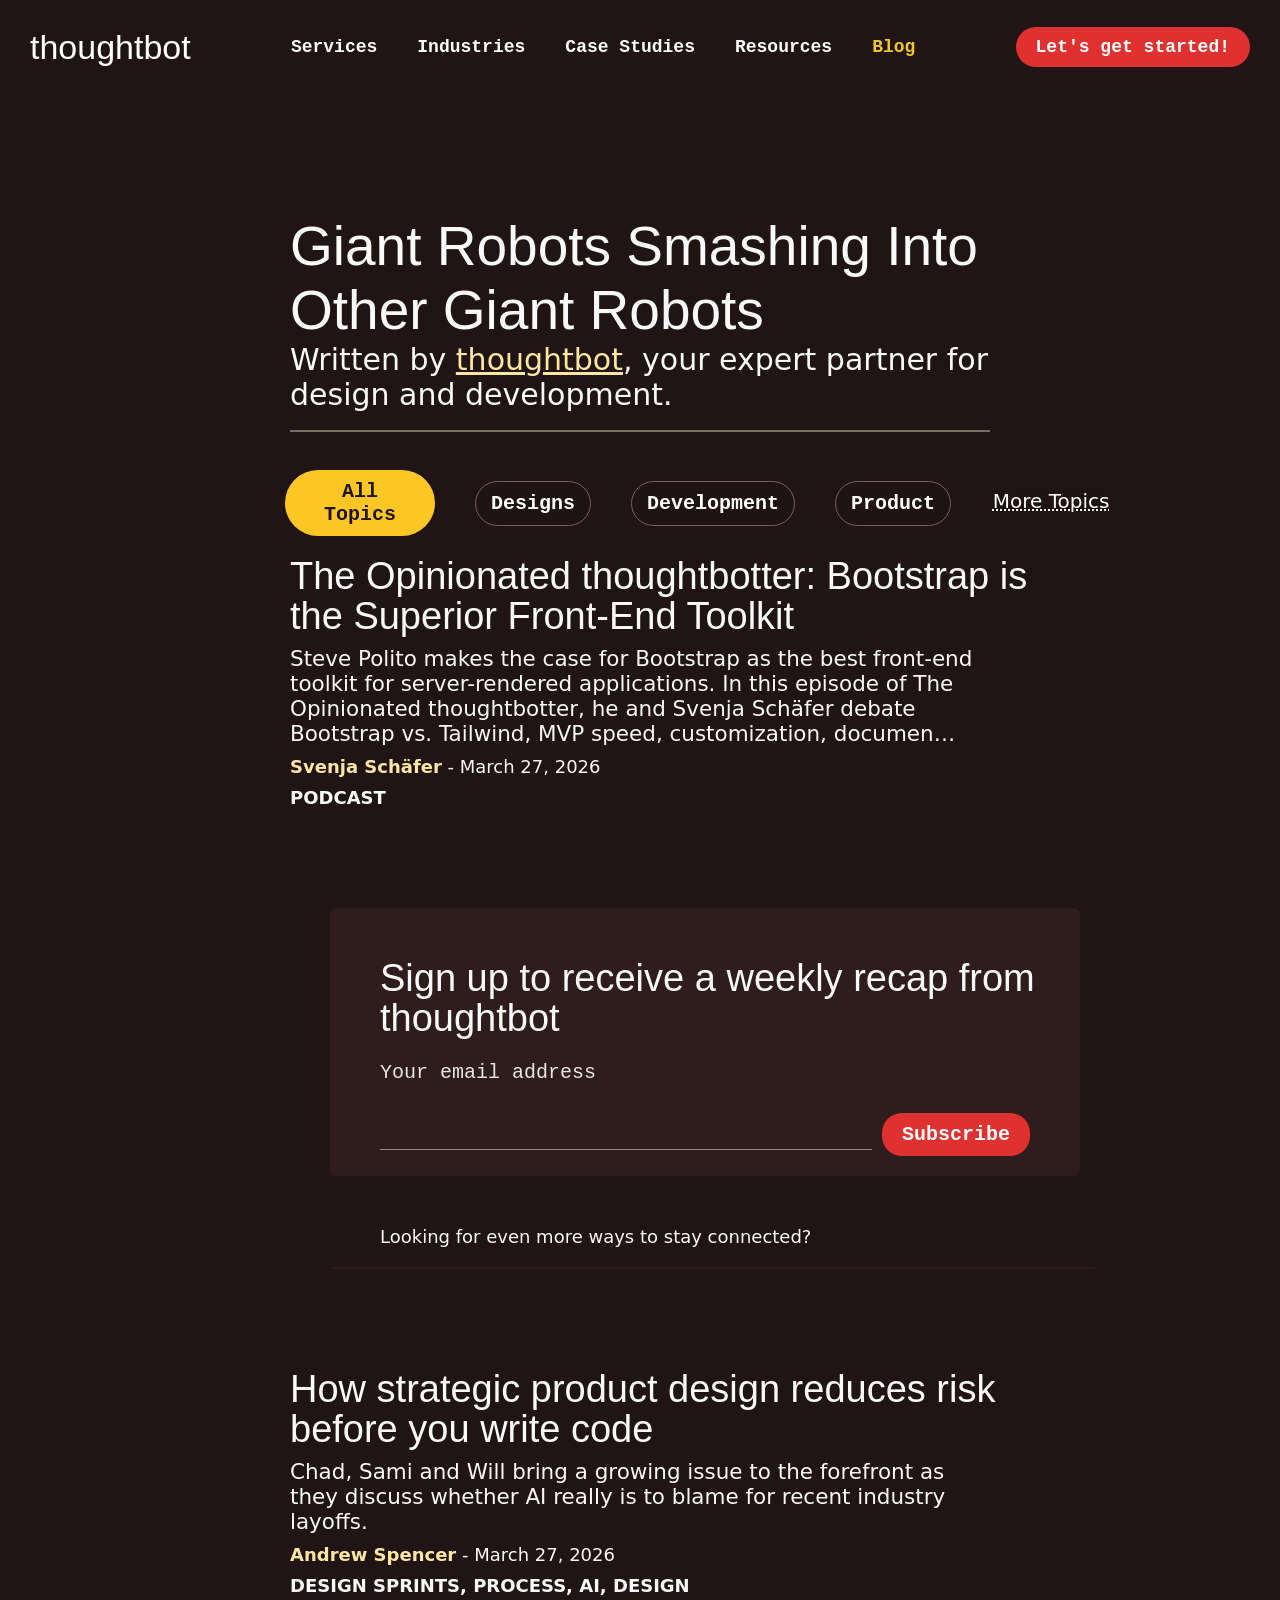
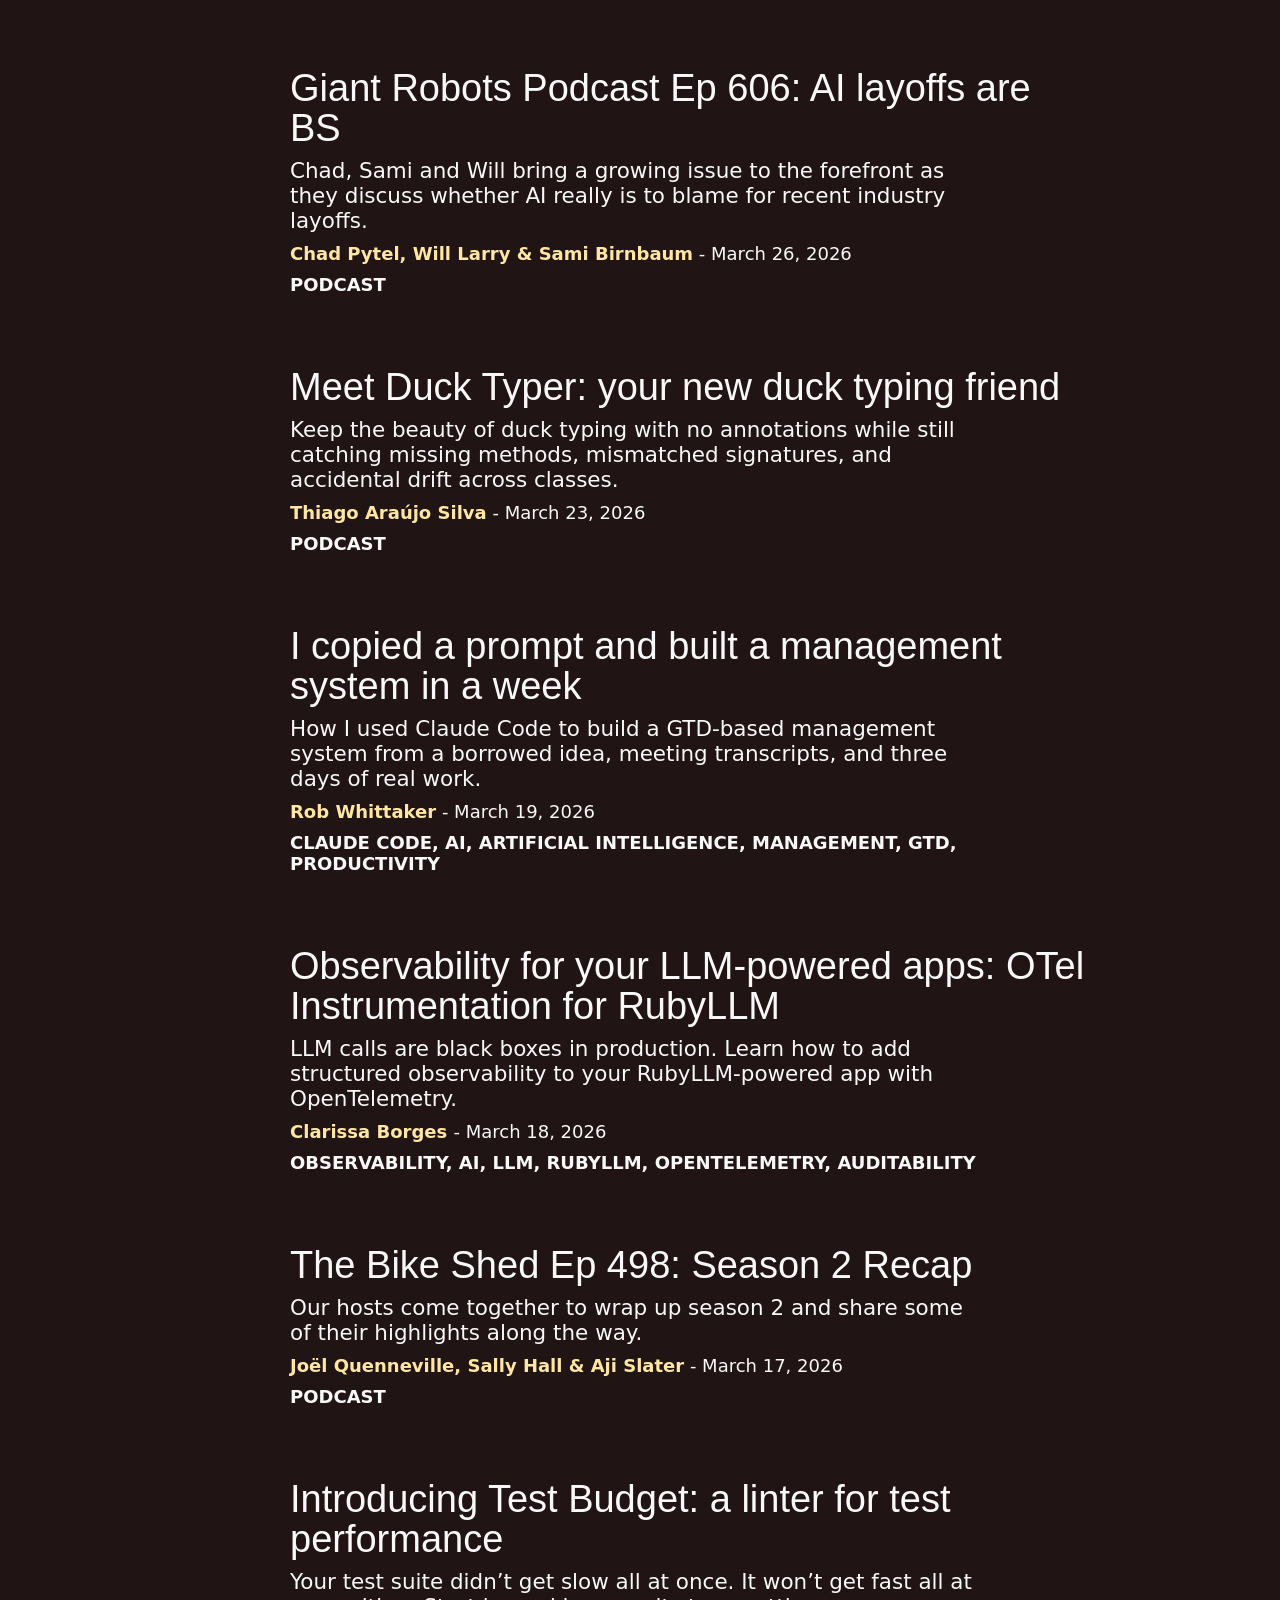
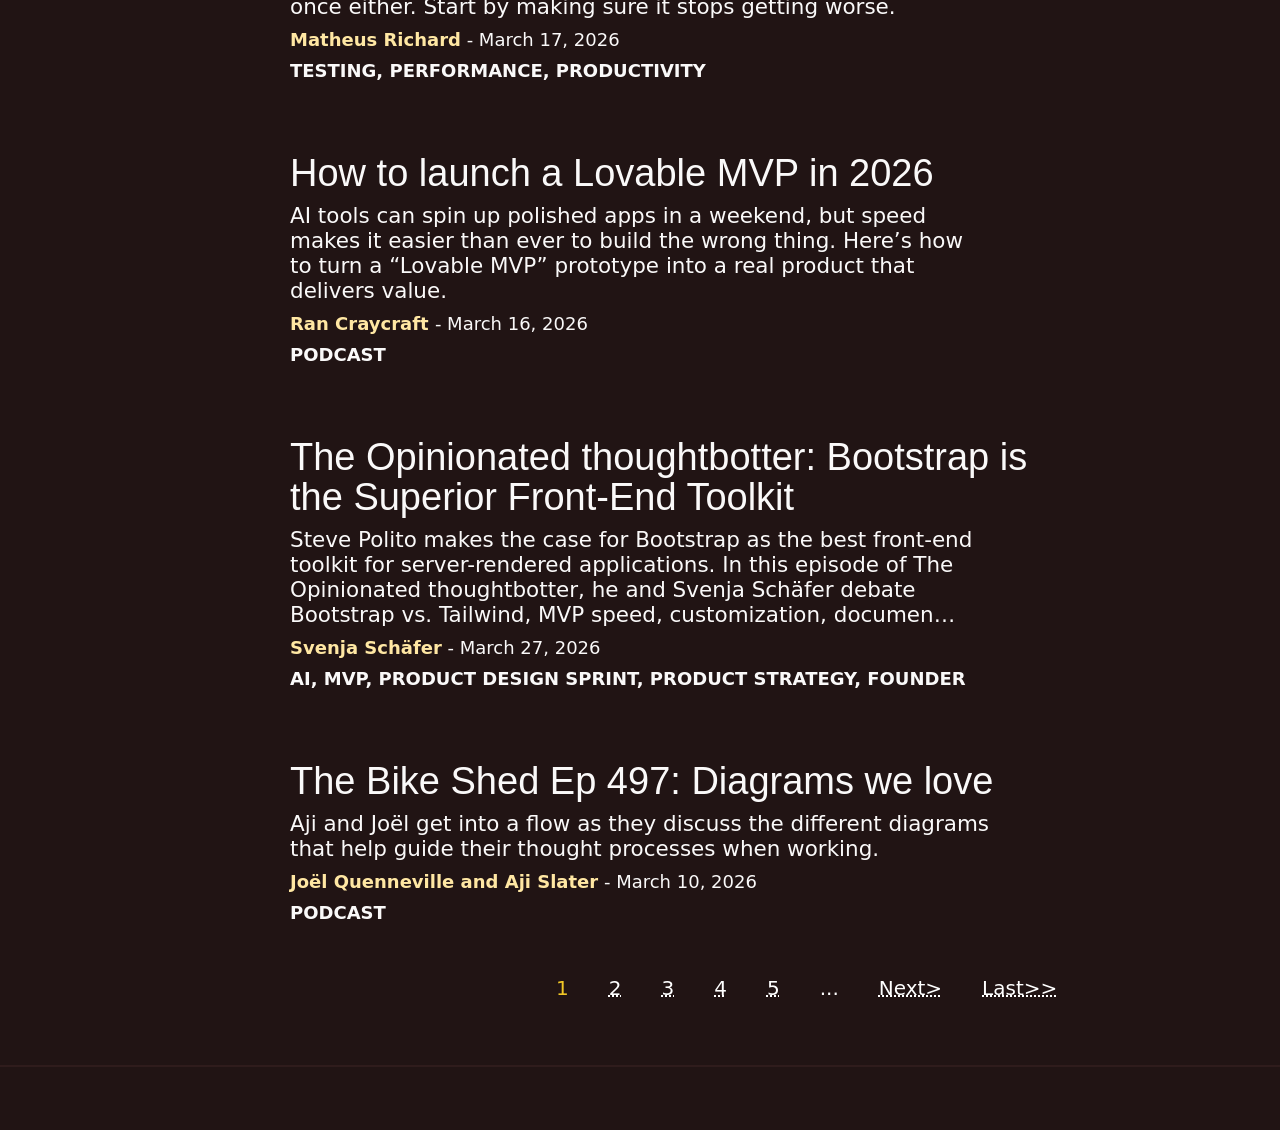
<file: index.html>
<!DOCTYPE html>
<html lang="en">
<head>
    <meta charset="UTF-8">
    <meta name="viewport" content="width=device-width, initial-scale=1.0">
    <title>Giant Robots: thought blog</title>
    <link rel="preconnect" href="https://fonts.googleapis.com">
<link rel="preconnect" href="https://fonts.gstatic.com" crossorigin>
<link href="https://fonts.googleapis.com/css2?family=Poppins:ital,wght@0,100;0,200;0,300;0,400;0,500;0,600;0,700;0,800;0,900;1,100;1,200;1,300;1,400;1,500;1,600;1,700;1,800;1,900&display=swap" rel="stylesheet">
    <link rel="stylesheet" href="style.css">
</head>
<body style="background-color: #211414;">
    <header class="navbar">
        <div class="logo">thoughtbot</div>
        <ul> 
            <li><a href=""></a>Services</li>
            <li><a href=""></a>Industries</li>
            <li><a href=""></a>Case Studies</li>
            <li><a href=""></a>Resources</li>
            <li><a href=""></a><span class="highlight">Blog</span></li>
        </ul>
        <button class="getstarted-btn">Let's get started!</button>
    </header>
    <div class="container">
        <h1 class="headdie">
        Giant Robots Smashing Into Other Giant Robots</h1>
        <p class="subtext">Written by <span class="diff">thoughtbot</span>, your expert partner 
           for design and development.</p> <br>
           <hr  class="cut"> <br>
    </div>
    <div class="contain">
           <ul class="sub-group"> 
            <li><button class="sub"><a href=""></a>All Topics</button></li>
            <li><button class="sub-body"><a href=""></a>Designs</button></li>
            <li><button class="sub-body"><a href=""></a>Development</button></li>
            <li><button class="sub-body"><a href=""></a>Product</button></li>
            <li><button class="more-tools"><a href=""></a>More Topics</button></li>
            </ul>
    </div>
    <div class="container">
        <h2>The Opinionated thoughtbotter: Bootstrap is the Superior Front-End Toolkit</h2>
        <p class="second">Steve Polito makes the case for Bootstrap as the best front-end 
            toolkit for server-rendered applications. In this episode of The Opinionated 
            thoughtbotter, he and Svenja Schäfer debate Bootstrap vs. Tailwind, MVP speed, 
            customization, documen…</p>
        <p class="third"><span class="third-hlt">Svenja Schäfer</span> - March 27, 2026</p>
        <p class="fourth">Podcast</p>

       <div class="form-div">
        <form action="">
            <h2 class="form">Sign up to receive a weekly recap from thoughtbot</h2>
            <p class="form-p">Your email address</p>
            <div class="line-btn"> 
            <hr>
            <button class="getstarted-btn">Subscribe</button>
            </div>
        </form>
        </div>
        <p class="looking">Looking for even more ways to stay connected?</p>
        <hr class="break">
                
        <h2>How strategic product design reduces risk before you write code</h2>
        <p class="second">Chad, Sami and Will bring a growing issue to the forefront 
            as they discuss whether AI really is to blame for recent industry layoffs.</p>
        <p class="third"><span class="third-hlt">Andrew Spencer</span> -  March 27, 2026</p>
        <p class="fourth">Design Sprints,  Process,  AI,  Design</p> <br> <br> <br> <br>  

        <h2>Giant Robots Podcast Ep 606: AI layoffs are BS</h2>
        <p class="second">Chad, Sami and Will bring a growing issue to the forefront 
            as they discuss whether AI really is to blame for recent industry layoffs.</p>
        <p class="third"><span class="third-hlt">Chad Pytel, Will Larry & Sami Birnbaum</span> - March 26, 2026</p>
        <p class="fourth">Podcast</p> <br> <br> <br> <br>  

        <h2>Meet Duck Typer: your new duck typing friend</h2>
        <p class="second">Keep the beauty of duck typing with no annotations while still 
            catching missing methods, mismatched signatures, and accidental drift across classes.</p>
        <p class="third"><span class="third-hlt">Thiago Araújo Silva</span> - March 23, 2026</p>
        <p class="fourth">Podcast</p> <br> <br> <br> <br>  

        <h2>I copied a prompt and built a management system in a week</h2>
        <p class="second">How I used Claude Code to build a GTD-based management 
            system from a borrowed idea, meeting transcripts, and three days of real work.</p>
        <p class="third"><span class="third-hlt">Rob Whittaker</span> - March 19, 2026</p>
        <p class="fourth">Claude Code,  AI,  Artificial Intelligence,  Management,  Gtd,  Productivity</p> <br> <br> <br> <br>  

        <h2>Observability for your LLM-powered apps: OTel Instrumentation for RubyLLM</h2>
        <p class="second">LLM calls are black boxes in production. Learn how to add structured 
            observability to your RubyLLM-powered app with OpenTelemetry.</p>
        <p class="third"><span class="third-hlt">Clarissa Borges </span> - March 18, 2026</p>
        <p class="fourth">Observability,  AI,  Llm,  Rubyllm,  Opentelemetry,  Auditability</p> <br> <br> <br> <br>  

        <h2>The Bike Shed Ep 498: Season 2 Recap</h2>
        <p class="second">Our hosts come together to wrap up season 2 and share some of 
            their highlights along the way.</p>
        <p class="third"><span class="third-hlt">Joël Quenneville, Sally Hall & Aji Slater</span> - March 17, 2026</p>
        <p class="fourth">Podcast</p> <br> <br> <br> <br>  

        <h2>Introducing Test Budget: a linter for test performance</h2>
        <p class="second">Your test suite didn’t get slow all at once. It won’t get fast 
            all at once either. Start by making sure it stops getting worse.</p>
        <p class="third"><span class="third-hlt">Matheus Richard</span> - March 17, 2026</p>
        <p class="fourth">Testing,  Performance,  Productivity</p> <br> <br> <br> <br>  

        <h2>How to launch a Lovable MVP in 2026</h2>
        <p class="second">AI tools can spin up polished apps in a weekend, but speed makes it 
            easier than ever to build the wrong thing. Here’s how to turn a “Lovable MVP” prototype 
            into a real product that delivers value.</p>
        <p class="third"><span class="third-hlt">Ran Craycraft </span> - March 16, 2026</p>
        <p class="fourth">Podcast</p> <br> <br> <br> <br>  

        <h2>The Opinionated thoughtbotter: Bootstrap is the Superior Front-End Toolkit</h2>
        <p class="second">Steve Polito makes the case for Bootstrap as the best front-end 
            toolkit for server-rendered applications. In this episode of The Opinionated 
            thoughtbotter, he and Svenja Schäfer debate Bootstrap vs. Tailwind, MVP speed, 
            customization, documen…</p>
        <p class="third"><span class="third-hlt">Svenja Schäfer</span> - March 27, 2026</p>
        <p class="fourth">AI,  MVP,  Product Design Sprint,  Product Strategy,  Founder</p> <br> <br> <br> <br>  

        <h2>The Bike Shed Ep 497: Diagrams we love</h2>
        <p class="second">Aji and Joël get into a flow as they discuss the different diagrams 
            that help guide their thought processes when working.</p>
        <p class="third"><span class="third-hlt">Joël Quenneville and Aji Slater</span> - March 10, 2026</p>
        <p class="fourth">Podcast</p> <br> 

    </div>

    <div class="last">
        <ul>
        <li class="last-li"><span>1</span></li>
        <li>2</li>
        <li>3</li>
        <li>4</li>
        <li>5</li>
        <li id="remove_underline">...</li>
        <li>Next></li>
        <li>Last>></li>
    </ul>
    </div>
    <hr class="ok">
</body>
</html>
</file>
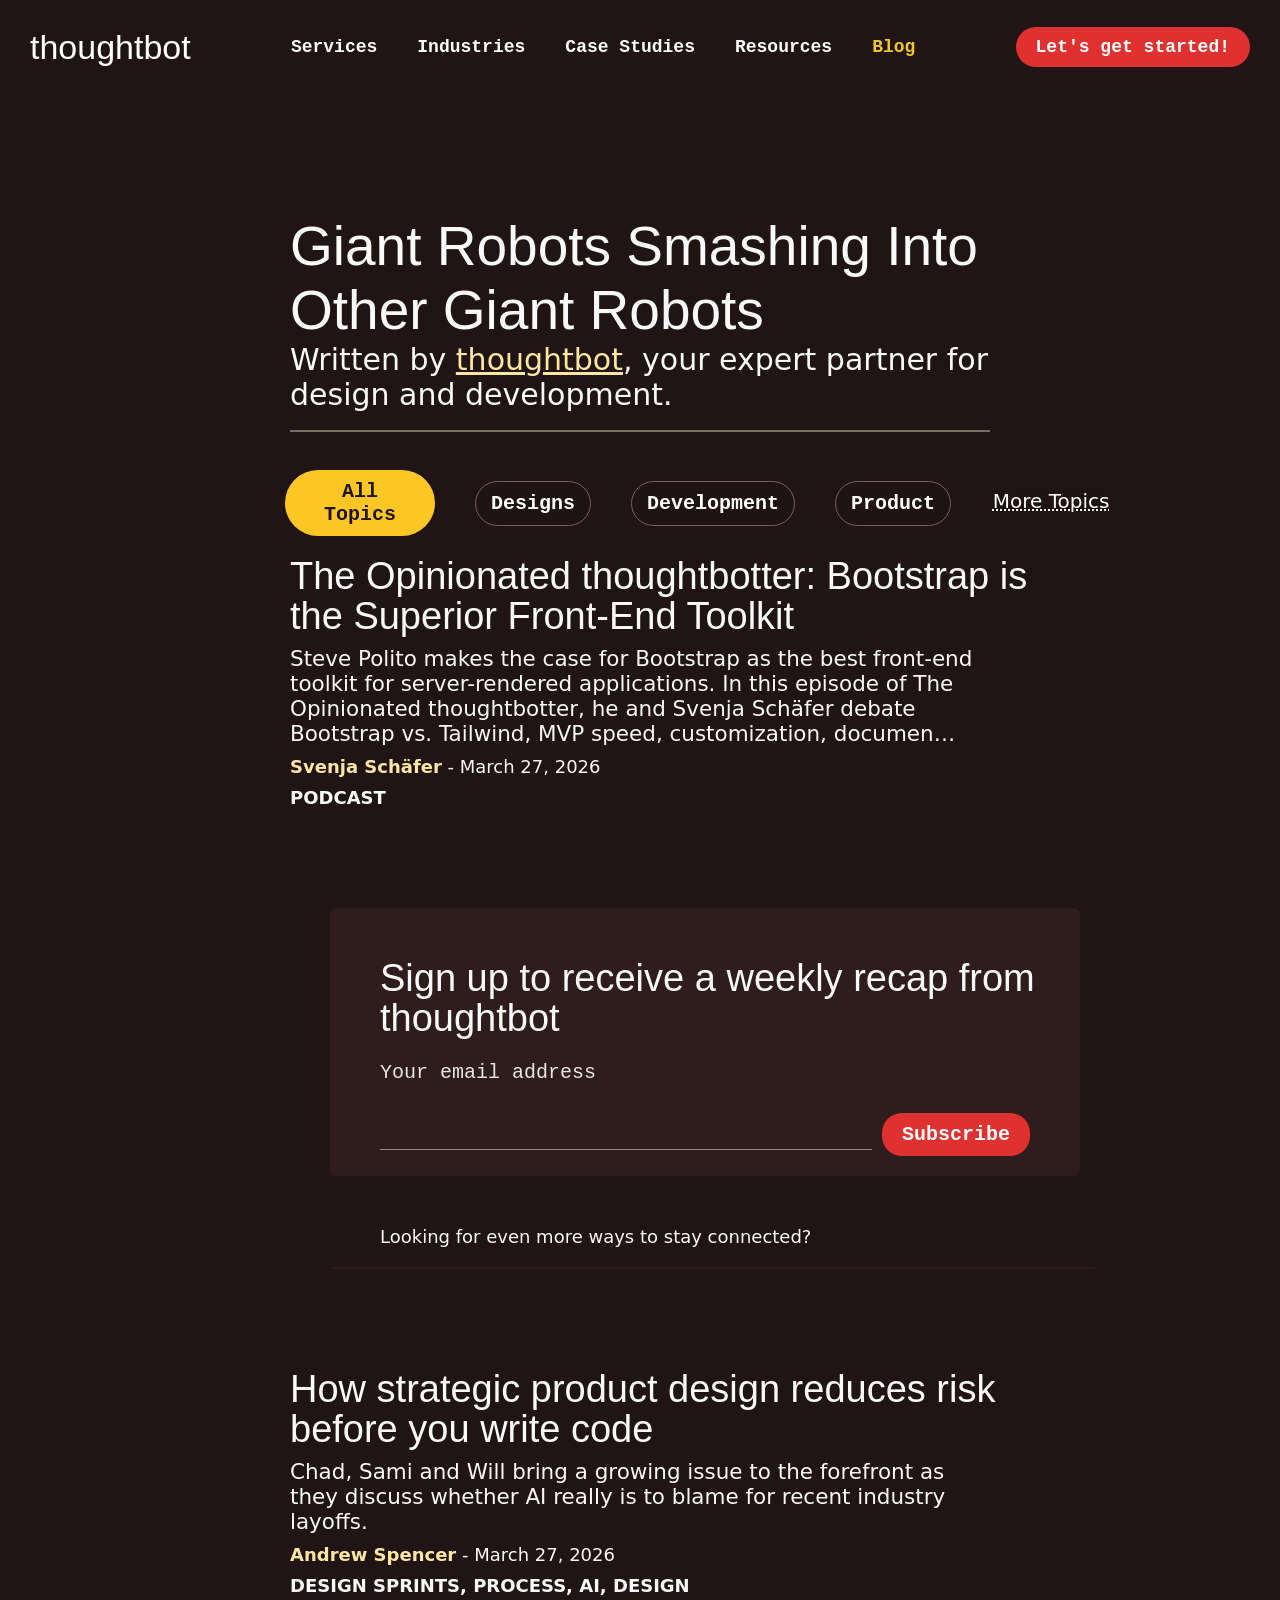
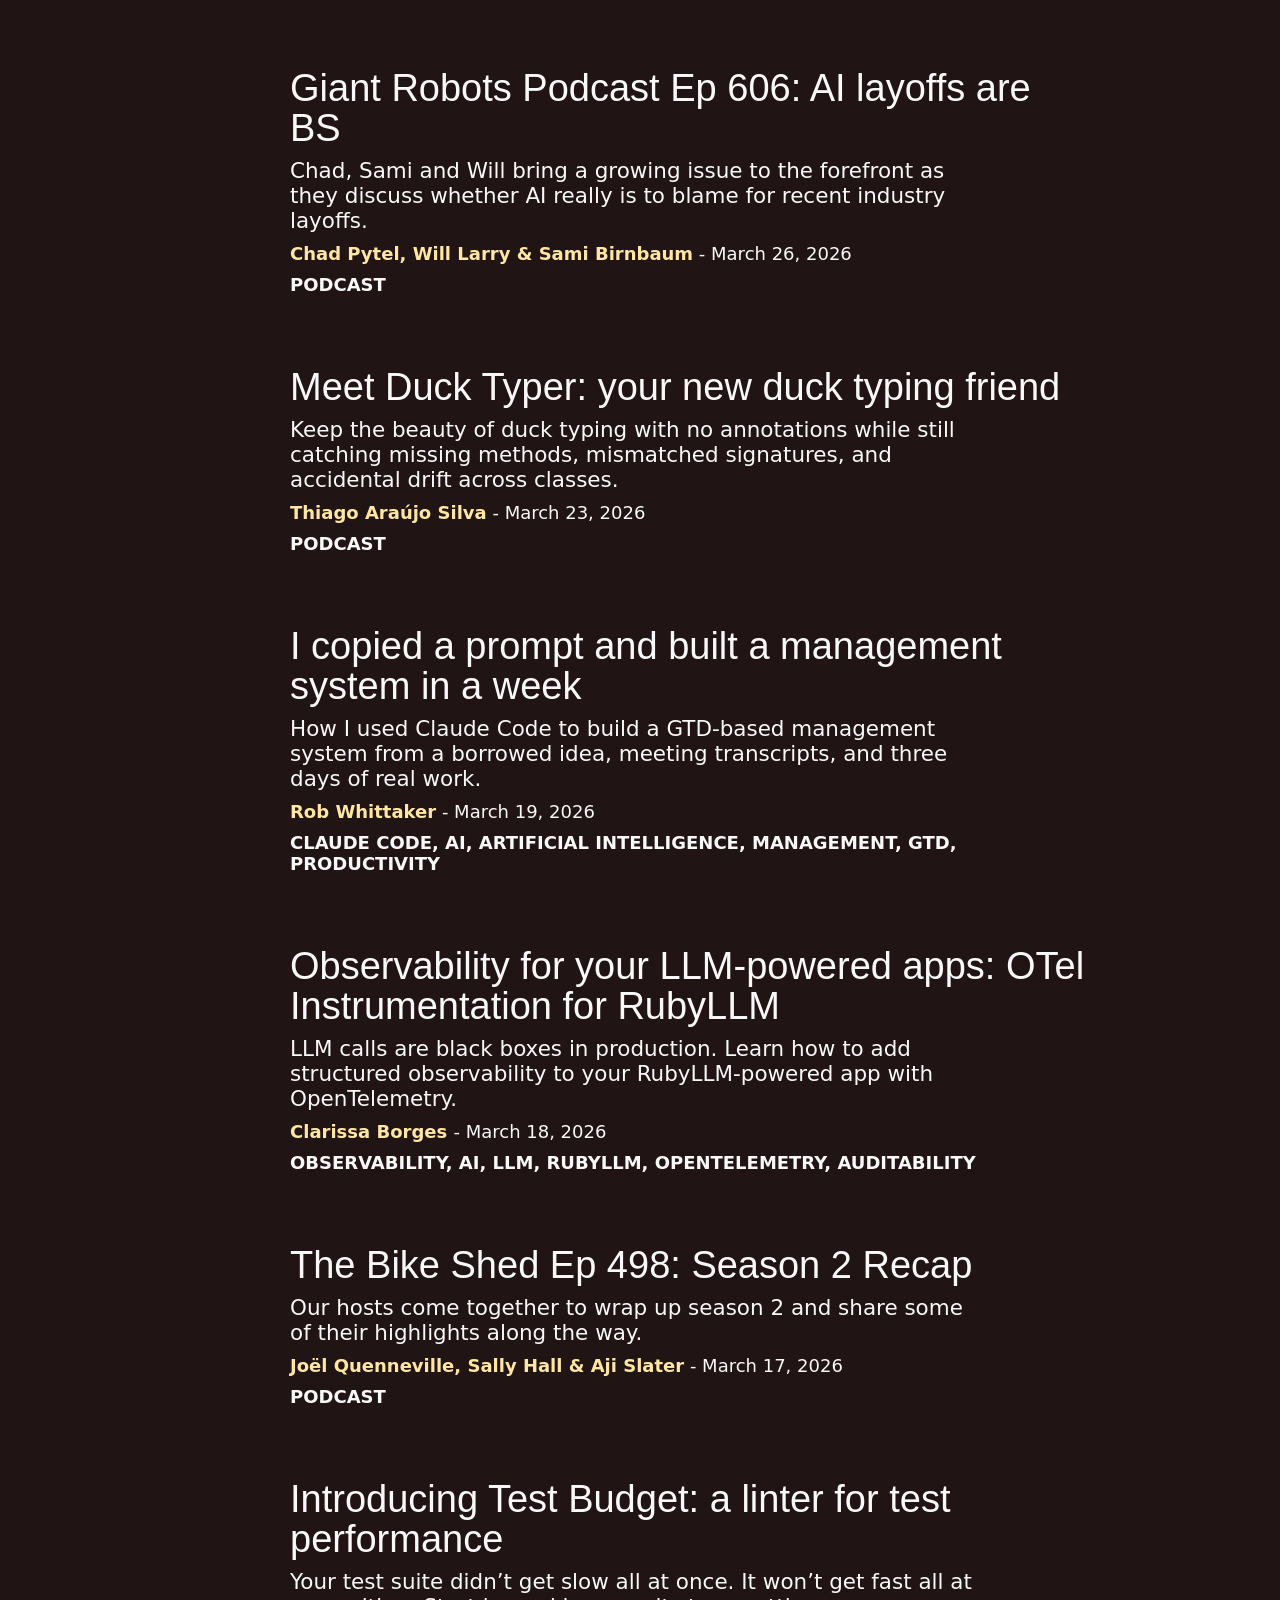
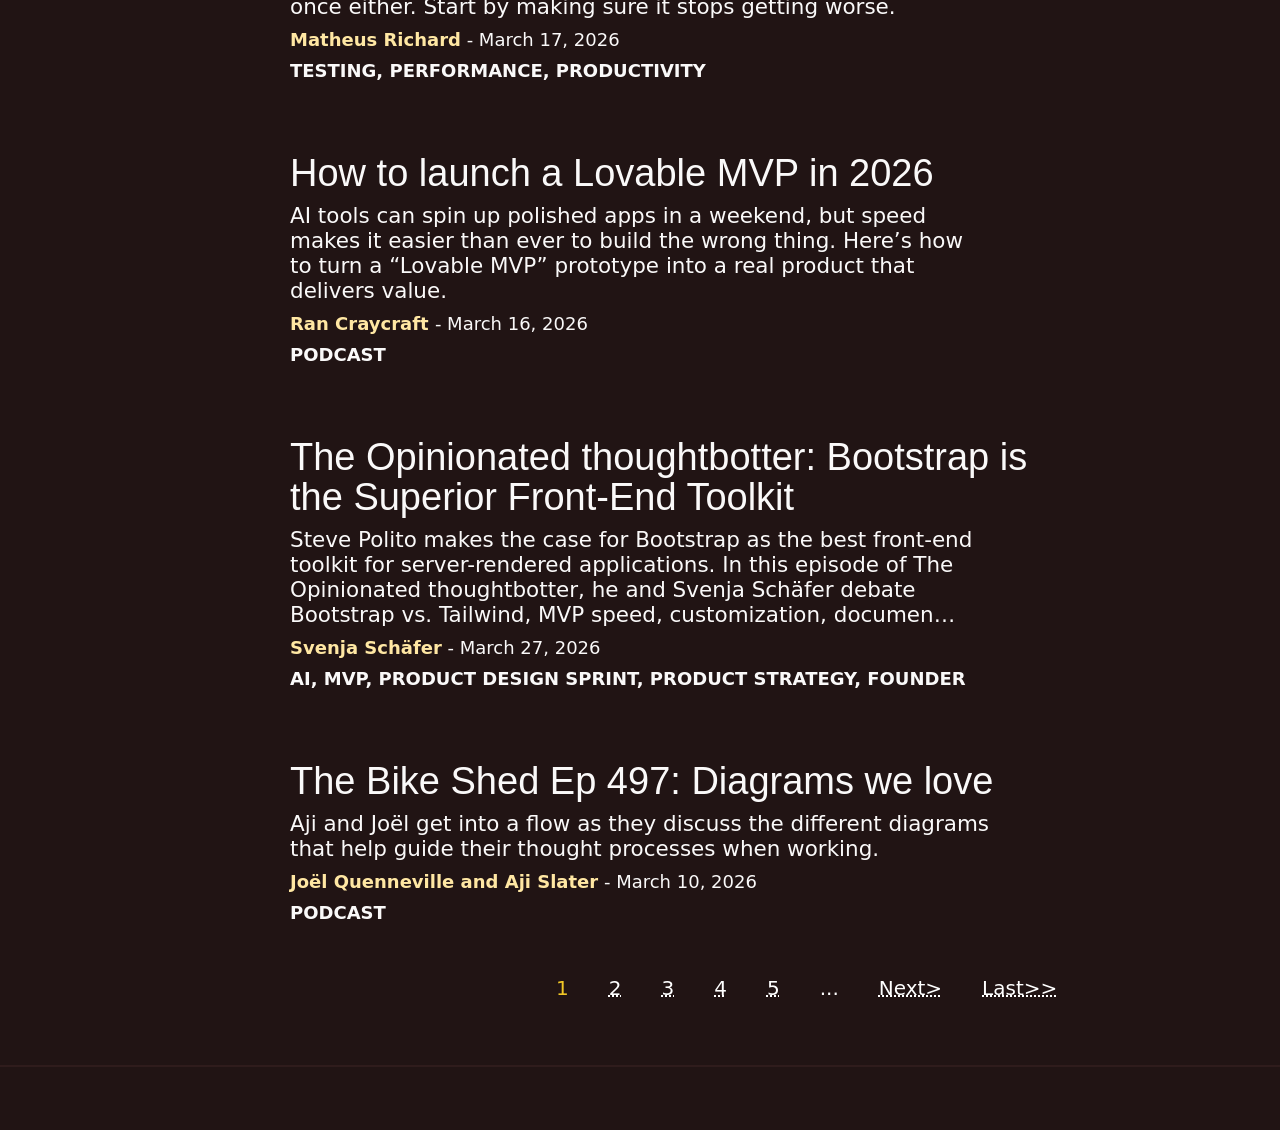
<file: ass2index.html>
<!DOCTYPE html>
<html lang="en">
<head>
    <meta charset="UTF-8">
    <meta name="viewport" content="width=device-width, initial-scale=1.0">
    <title>Giant Robots: thought blog</title>
    <link rel="preconnect" href="https://fonts.googleapis.com">
<link rel="preconnect" href="https://fonts.gstatic.com" crossorigin>
<link href="https://fonts.googleapis.com/css2?family=Poppins:ital,wght@0,100;0,200;0,300;0,400;0,500;0,600;0,700;0,800;0,900;1,100;1,200;1,300;1,400;1,500;1,600;1,700;1,800;1,900&display=swap" rel="stylesheet">
    <link rel="stylesheet" href="ass2style.css">
</head>
<body style="background-color: #211414;">
    <header class="navbar">
        <div class="logo">thoughtbot</div>
        <ul> 
            <li><a href=""></a>Services</li>
            <li><a href=""></a>Industries</li>
            <li><a href=""></a>Case Studies</li>
            <li><a href=""></a>Resources</li>
            <li><a href=""></a><span class="highlight">Blog</span></li>
        </ul>
        <button class="getstarted-btn">Let's get started!</button>
    </header>
    <div class="container">
        <h1 class="headdie">
        Giant Robots Smashing Into Other Giant Robots</h1>
        <p class="subtext">Written by <span class="diff">thoughtbot</span>, your expert partner 
           for design and development.</p> <br>
           <hr  class="cut"> <br>
    </div>
    <div class="contain">
           <ul class="sub-group"> 
            <li><button class="sub"><a href=""></a>All Topics</button></li>
            <li><button class="sub-body"><a href=""></a>Designs</button></li>
            <li><button class="sub-body"><a href=""></a>Development</button></li>
            <li><button class="sub-body"><a href=""></a>Product</button></li>
            <li><button class="more-tools"><a href=""></a>More Topics</button></li>
            </ul>
    </div>
    <div class="container">
        <h2>The Opinionated thoughtbotter: Bootstrap is the Superior Front-End Toolkit</h2>
        <p class="second">Steve Polito makes the case for Bootstrap as the best front-end 
            toolkit for server-rendered applications. In this episode of The Opinionated 
            thoughtbotter, he and Svenja Schäfer debate Bootstrap vs. Tailwind, MVP speed, 
            customization, documen…</p>
        <p class="third"><span class="third-hlt">Svenja Schäfer</span> - March 27, 2026</p>
        <p class="fourth">Podcast</p>

       <div class="form-div">
        <form action="">
            <h2 class="form">Sign up to receive a weekly recap from thoughtbot</h2>
            <p class="form-p">Your email address</p>
            <div class="line-btn"> 
            <hr>
            <button class="getstarted-btn">Subscribe</button>
            </div>
        </form>
        </div>
        <p class="looking">Looking for even more ways to stay connected?</p>
        <hr class="break">
                
        <h2>How strategic product design reduces risk before you write code</h2>
        <p class="second">Chad, Sami and Will bring a growing issue to the forefront 
            as they discuss whether AI really is to blame for recent industry layoffs.</p>
        <p class="third"><span class="third-hlt">Andrew Spencer</span> -  March 27, 2026</p>
        <p class="fourth">Design Sprints,  Process,  AI,  Design</p> <br> <br> <br> <br>  

        <h2>Giant Robots Podcast Ep 606: AI layoffs are BS</h2>
        <p class="second">Chad, Sami and Will bring a growing issue to the forefront 
            as they discuss whether AI really is to blame for recent industry layoffs.</p>
        <p class="third"><span class="third-hlt">Chad Pytel, Will Larry & Sami Birnbaum</span> - March 26, 2026</p>
        <p class="fourth">Podcast</p> <br> <br> <br> <br>  

        <h2>Meet Duck Typer: your new duck typing friend</h2>
        <p class="second">Keep the beauty of duck typing with no annotations while still 
            catching missing methods, mismatched signatures, and accidental drift across classes.</p>
        <p class="third"><span class="third-hlt">Thiago Araújo Silva</span> - March 23, 2026</p>
        <p class="fourth">Podcast</p> <br> <br> <br> <br>  

        <h2>I copied a prompt and built a management system in a week</h2>
        <p class="second">How I used Claude Code to build a GTD-based management 
            system from a borrowed idea, meeting transcripts, and three days of real work.</p>
        <p class="third"><span class="third-hlt">Rob Whittaker</span> - March 19, 2026</p>
        <p class="fourth">Claude Code,  AI,  Artificial Intelligence,  Management,  Gtd,  Productivity</p> <br> <br> <br> <br>  

        <h2>Observability for your LLM-powered apps: OTel Instrumentation for RubyLLM</h2>
        <p class="second">LLM calls are black boxes in production. Learn how to add structured 
            observability to your RubyLLM-powered app with OpenTelemetry.</p>
        <p class="third"><span class="third-hlt">Clarissa Borges </span> - March 18, 2026</p>
        <p class="fourth">Observability,  AI,  Llm,  Rubyllm,  Opentelemetry,  Auditability</p> <br> <br> <br> <br>  

        <h2>The Bike Shed Ep 498: Season 2 Recap</h2>
        <p class="second">Our hosts come together to wrap up season 2 and share some of 
            their highlights along the way.</p>
        <p class="third"><span class="third-hlt">Joël Quenneville, Sally Hall & Aji Slater</span> - March 17, 2026</p>
        <p class="fourth">Podcast</p> <br> <br> <br> <br>  

        <h2>Introducing Test Budget: a linter for test performance</h2>
        <p class="second">Your test suite didn’t get slow all at once. It won’t get fast 
            all at once either. Start by making sure it stops getting worse.</p>
        <p class="third"><span class="third-hlt">Matheus Richard</span> - March 17, 2026</p>
        <p class="fourth">Testing,  Performance,  Productivity</p> <br> <br> <br> <br>  

        <h2>How to launch a Lovable MVP in 2026</h2>
        <p class="second">AI tools can spin up polished apps in a weekend, but speed makes it 
            easier than ever to build the wrong thing. Here’s how to turn a “Lovable MVP” prototype 
            into a real product that delivers value.</p>
        <p class="third"><span class="third-hlt">Ran Craycraft </span> - March 16, 2026</p>
        <p class="fourth">Podcast</p> <br> <br> <br> <br>  

        <h2>The Opinionated thoughtbotter: Bootstrap is the Superior Front-End Toolkit</h2>
        <p class="second">Steve Polito makes the case for Bootstrap as the best front-end 
            toolkit for server-rendered applications. In this episode of The Opinionated 
            thoughtbotter, he and Svenja Schäfer debate Bootstrap vs. Tailwind, MVP speed, 
            customization, documen…</p>
        <p class="third"><span class="third-hlt">Svenja Schäfer</span> - March 27, 2026</p>
        <p class="fourth">AI,  MVP,  Product Design Sprint,  Product Strategy,  Founder</p> <br> <br> <br> <br>  

        <h2>The Bike Shed Ep 497: Diagrams we love</h2>
        <p class="second">Aji and Joël get into a flow as they discuss the different diagrams 
            that help guide their thought processes when working.</p>
        <p class="third"><span class="third-hlt">Joël Quenneville and Aji Slater</span> - March 10, 2026</p>
        <p class="fourth">Podcast</p> <br> 

    </div>

    <div class="last">
        <ul>
        <li class="last-li"><span>1</span></li>
        <li>2</li>
        <li>3</li>
        <li>4</li>
        <li>5</li>
        <li id="remove_underline">...</li>
        <li>Next></li>
        <li>Last>></li>
    </ul>
    </div>
    <hr class="ok">
</body>
</html>
</file>
<file: style.css>
*{
    margin: 0px;
    padding: 0px;
}
.navbar{
    display: flex;
    justify-content: space-between;
    align-items: center;
    padding: 0px 30px;
    margin-top: 0px;
    margin-left: 0px;
    
}
.logo{
    color: white;
    font-family: Arial, Helvetica, sans-serif;
    font-size: 34px;
    font-weight: 500;
}
ul{
    list-style: none;
    margin: 0px;
    padding: 13.5px 36px;
    display: flex;
    line-height: 27px;
}
li{
    display: inline;
    margin: 20px 20px;
    color: white;
    font-family: "JetBrains Mono", monospace;
    font-size: 18px;
    font-weight: bold;
}
.getstarted-btn{
    padding: 10px 20px;
    background-color: #e03131;
    border: none;
    color: white;
    border-radius: 20px;
    font-family: "JetBrains Mono", monospace;
    font-size: 18px;
    font-weight: bold;
}
.highlight{
    color: #f1c726;
}
.headdie{
    font-family: Arial, Helvetica, sans-serif;
    color: #FAF9F9;
    font-size: 55px;
    font-weight: 500;
    text-align: start;
    margin-top: 120px;
}
.container{
    width: 700px;
    margin: 0 auto;
}
.subtext{
    font-family: system-ui, -apple-system, BlinkMacSystemFont, 'Segoe UI', Roboto, Oxygen, Ubuntu, Cantarell, 'Open Sans', 'Helvetica Neue', sans-serif;
    color: #FAF9F9;
    font-size: 30px;
    font-weight: 300;
    text-align: start;
    margin-top: 0px;
}
.diff{
    color: #ffe7a3;
    text-decoration: underline;
}
.cut{
    border: none;
    height: 2px;
    background-color: #7a6e68;
}
.sub{
    padding: 10px 15px;
    background-color: #ffc726;
    border: none;
    color: #201313;
    border-radius: 35px;
    font-family: "JetBrains Mono", monospace;
    font-size: 20px;
    font-weight: bold;
    width: 150px;
    margin: 0px;
}
.sub-body{
    padding: 10px 15px;
    background-color: #201313;
    border: 1px solid #71645f;
    color: white;
    border-radius: 35px;
    font-family: "JetBrains Mono", monospace;
    font-size: 20px;
    font-weight: bold;
}
.more-tools{
    padding: 0px 0px;
    background-color: #201313;
    border: none;
    color: white;
    border-radius: 20px;
    font-family: system-ui, -apple-system, BlinkMacSystemFont, 'Segoe UI', Roboto, Oxygen, Ubuntu, Cantarell, 'Open Sans', 'Helvetica Neue', sans-serif;
    font-size: 20px;
    font-weight: 400;
    width: 120px;
    text-decoration: underline dotted;
}
.sub-group{
    display: flex;
    justify-content: space-between;
    align-items: center;
    padding: 0px 0px;
    margin: 0 auto;
}
.contain{
    width: 750px;
    margin: 0 auto;
}
h2{
    font-family: Arial, Helvetica, sans-serif;
    color: #FAF9F9;
    font-size: 38px;
    font-weight: 500;
    line-height: 40px;
    width: 800px;
}
.second{
    font-family: system-ui, -apple-system, BlinkMacSystemFont, 'Segoe UI', Roboto, Oxygen, Ubuntu, Cantarell, 'Open Sans', 'Helvetica Neue', sans-serif;
    color: #FAF9F9;
    font-size: 21.48px;
    font-weight: 400;
    margin-top: 10px;
}
.third{
    font-family: system-ui, -apple-system, BlinkMacSystemFont, 'Segoe UI', Roboto, Oxygen, Ubuntu, Cantarell, 'Open Sans', 'Helvetica Neue', sans-serif;
    color: #FAF9F9;
    font-size: 18px;
    font-weight: 400;
    margin-top: 10px;
}
.third-hlt{
    font-weight: bolder;
    color: #ffe7a3;
}
.fourth{
    font-family: system-ui, -apple-system, BlinkMacSystemFont, 'Segoe UI', Roboto, Oxygen, Ubuntu, Cantarell, 'Open Sans', 'Helvetica Neue', sans-serif;
    color: #FAF9F9;
    font-size: 18px;
    font-weight: 600;
    margin-top: 10px;
    text-transform: uppercase;
}
.form-div{
    font-family: Arial, Helvetica, sans-serif;
    color: #FAF9F9;
    font-size: 38px;
    font-weight: 500;
    line-height: 40px;
    width: 800px;    
    padding: 50px 50px 20px 50px;
    margin-top: 100px;
    margin-left: 40px;
    margin-bottom: 50px;
    background-color: #2f1c1c;
    width: 650px;
    border: none;
    border-radius: 6px;
}
.form-hr{ 
    width: 500px;
    margin-top: 100px ;
    margin-bottom: 0;
    border: none;
    border-top: 1px solid #928a85;
}
.form-p{
    font-family: "JetBrains Mono", monospace;
    font-size: 20px;
    color: #eae6e4;
    margin-top: 15px;
    margin-bottom: 20px;
}
.line-btn{
    display: flex;
    align-items: center;
}
.line-btn hr{
    flex: 1;
    height: 1px;
    border: none;
    background: #928a85;
    margin-top: 30px;
}
.line-btn button{
    margin-left: 10px;
    font-size: 20px;
    border: 20px;
}
.looking{
        font-family: system-ui, -apple-system, BlinkMacSystemFont, 'Segoe UI', Roboto, Oxygen, Ubuntu, Cantarell, 'Open Sans', 'Helvetica Neue', sans-serif;
    color: #FAF9F9;
    font-size: 18px;
    font-weight: 400;
    margin-top: 10px;
    margin-left: 90px;
}
.break{
    margin-top: 20px;
    margin-left: 43px;
    margin-bottom: 100px;
    width: 760px;
    border: 1px solid #2f1c1c;
}
.last{
    align-items: center;
}

.last ul{
    list-style: none;
    margin-left: 500px;
    padding: 13.5px 36px;
    display: flex;
    line-height: 27px;
    text-align: center;
}
.last li{
    text-decoration: underline dotted;
    font-family: system-ui, -apple-system, BlinkMacSystemFont, 'Segoe UI', Roboto, Oxygen, Ubuntu, Cantarell, 'Open Sans', 'Helvetica Neue', sans-serif;
    font-size: 20px;
    font-weight: 400;
}
.last-li{
    text-decoration: none !important;
    color: #f1c726;
    
    
}
#remove_underline{
    text-decoration: none !important;
}
.ok{
    margin-top: 30px ;
    margin-bottom: 60px;
    border: 1px solid #2f1c1c;
}
</file>
<file: ass2style.css>
*{
    margin: 0px;
    padding: 0px;
}
.navbar{
    display: flex;
    justify-content: space-between;
    align-items: center;
    padding: 0px 30px;
    margin-top: 0px;
    margin-left: 0px;
    
}
.logo{
    color: white;
    font-family: Arial, Helvetica, sans-serif;
    font-size: 34px;
    font-weight: 500;
}
ul{
    list-style: none;
    margin: 0px;
    padding: 13.5px 36px;
    display: flex;
    line-height: 27px;
}
li{
    display: inline;
    margin: 20px 20px;
    color: white;
    font-family: "JetBrains Mono", monospace;
    font-size: 18px;
    font-weight: bold;
}
.getstarted-btn{
    padding: 10px 20px;
    background-color: #e03131;
    border: none;
    color: white;
    border-radius: 20px;
    font-family: "JetBrains Mono", monospace;
    font-size: 18px;
    font-weight: bold;
}
.highlight{
    color: #f1c726;
}
.headdie{
    font-family: Arial, Helvetica, sans-serif;
    color: #FAF9F9;
    font-size: 55px;
    font-weight: 500;
    text-align: start;
    margin-top: 120px;
}
.container{
    width: 700px;
    margin: 0 auto;
}
.subtext{
    font-family: system-ui, -apple-system, BlinkMacSystemFont, 'Segoe UI', Roboto, Oxygen, Ubuntu, Cantarell, 'Open Sans', 'Helvetica Neue', sans-serif;
    color: #FAF9F9;
    font-size: 30px;
    font-weight: 300;
    text-align: start;
    margin-top: 0px;
}
.diff{
    color: #ffe7a3;
    text-decoration: underline;
}
.cut{
    border: none;
    height: 2px;
    background-color: #7a6e68;
}
.sub{
    padding: 10px 15px;
    background-color: #ffc726;
    border: none;
    color: #201313;
    border-radius: 35px;
    font-family: "JetBrains Mono", monospace;
    font-size: 20px;
    font-weight: bold;
    width: 150px;
    margin: 0px;
}
.sub-body{
    padding: 10px 15px;
    background-color: #201313;
    border: 1px solid #71645f;
    color: white;
    border-radius: 35px;
    font-family: "JetBrains Mono", monospace;
    font-size: 20px;
    font-weight: bold;
}
.more-tools{
    padding: 0px 0px;
    background-color: #201313;
    border: none;
    color: white;
    border-radius: 20px;
    font-family: system-ui, -apple-system, BlinkMacSystemFont, 'Segoe UI', Roboto, Oxygen, Ubuntu, Cantarell, 'Open Sans', 'Helvetica Neue', sans-serif;
    font-size: 20px;
    font-weight: 400;
    width: 120px;
    text-decoration: underline dotted;
}
.sub-group{
    display: flex;
    justify-content: space-between;
    align-items: center;
    padding: 0px 0px;
    margin: 0 auto;
}
.contain{
    width: 750px;
    margin: 0 auto;
}
h2{
    font-family: Arial, Helvetica, sans-serif;
    color: #FAF9F9;
    font-size: 38px;
    font-weight: 500;
    line-height: 40px;
    width: 800px;
}
.second{
    font-family: system-ui, -apple-system, BlinkMacSystemFont, 'Segoe UI', Roboto, Oxygen, Ubuntu, Cantarell, 'Open Sans', 'Helvetica Neue', sans-serif;
    color: #FAF9F9;
    font-size: 21.48px;
    font-weight: 400;
    margin-top: 10px;
}
.third{
    font-family: system-ui, -apple-system, BlinkMacSystemFont, 'Segoe UI', Roboto, Oxygen, Ubuntu, Cantarell, 'Open Sans', 'Helvetica Neue', sans-serif;
    color: #FAF9F9;
    font-size: 18px;
    font-weight: 400;
    margin-top: 10px;
}
.third-hlt{
    font-weight: bolder;
    color: #ffe7a3;
}
.fourth{
    font-family: system-ui, -apple-system, BlinkMacSystemFont, 'Segoe UI', Roboto, Oxygen, Ubuntu, Cantarell, 'Open Sans', 'Helvetica Neue', sans-serif;
    color: #FAF9F9;
    font-size: 18px;
    font-weight: 600;
    margin-top: 10px;
    text-transform: uppercase;
}
.form-div{
    font-family: Arial, Helvetica, sans-serif;
    color: #FAF9F9;
    font-size: 38px;
    font-weight: 500;
    line-height: 40px;
    width: 800px;    
    padding: 50px 50px 20px 50px;
    margin-top: 100px;
    margin-left: 40px;
    margin-bottom: 50px;
    background-color: #2f1c1c;
    width: 650px;
    border: none;
    border-radius: 6px;
}
.form-hr{ 
    width: 500px;
    margin-top: 100px ;
    margin-bottom: 0;
    border: none;
    border-top: 1px solid #928a85;
}
.form-p{
    font-family: "JetBrains Mono", monospace;
    font-size: 20px;
    color: #eae6e4;
    margin-top: 15px;
    margin-bottom: 20px;
}
.line-btn{
    display: flex;
    align-items: center;
}
.line-btn hr{
    flex: 1;
    height: 1px;
    border: none;
    background: #928a85;
    margin-top: 30px;
}
.line-btn button{
    margin-left: 10px;
    font-size: 20px;
    border: 20px;
}
.looking{
        font-family: system-ui, -apple-system, BlinkMacSystemFont, 'Segoe UI', Roboto, Oxygen, Ubuntu, Cantarell, 'Open Sans', 'Helvetica Neue', sans-serif;
    color: #FAF9F9;
    font-size: 18px;
    font-weight: 400;
    margin-top: 10px;
    margin-left: 90px;
}
.break{
    margin-top: 20px;
    margin-left: 43px;
    margin-bottom: 100px;
    width: 760px;
    border: 1px solid #2f1c1c;
}
.last{
    align-items: center;
}

.last ul{
    list-style: none;
    margin-left: 500px;
    padding: 13.5px 36px;
    display: flex;
    line-height: 27px;
    text-align: center;
}
.last li{
    text-decoration: underline dotted;
    font-family: system-ui, -apple-system, BlinkMacSystemFont, 'Segoe UI', Roboto, Oxygen, Ubuntu, Cantarell, 'Open Sans', 'Helvetica Neue', sans-serif;
    font-size: 20px;
    font-weight: 400;
}
.last-li{
    text-decoration: none !important;
    color: #f1c726;
    
    
}
#remove_underline{
    text-decoration: none !important;
}
.ok{
    margin-top: 30px ;
    margin-bottom: 60px;
    border: 1px solid #2f1c1c;
}
</file>
